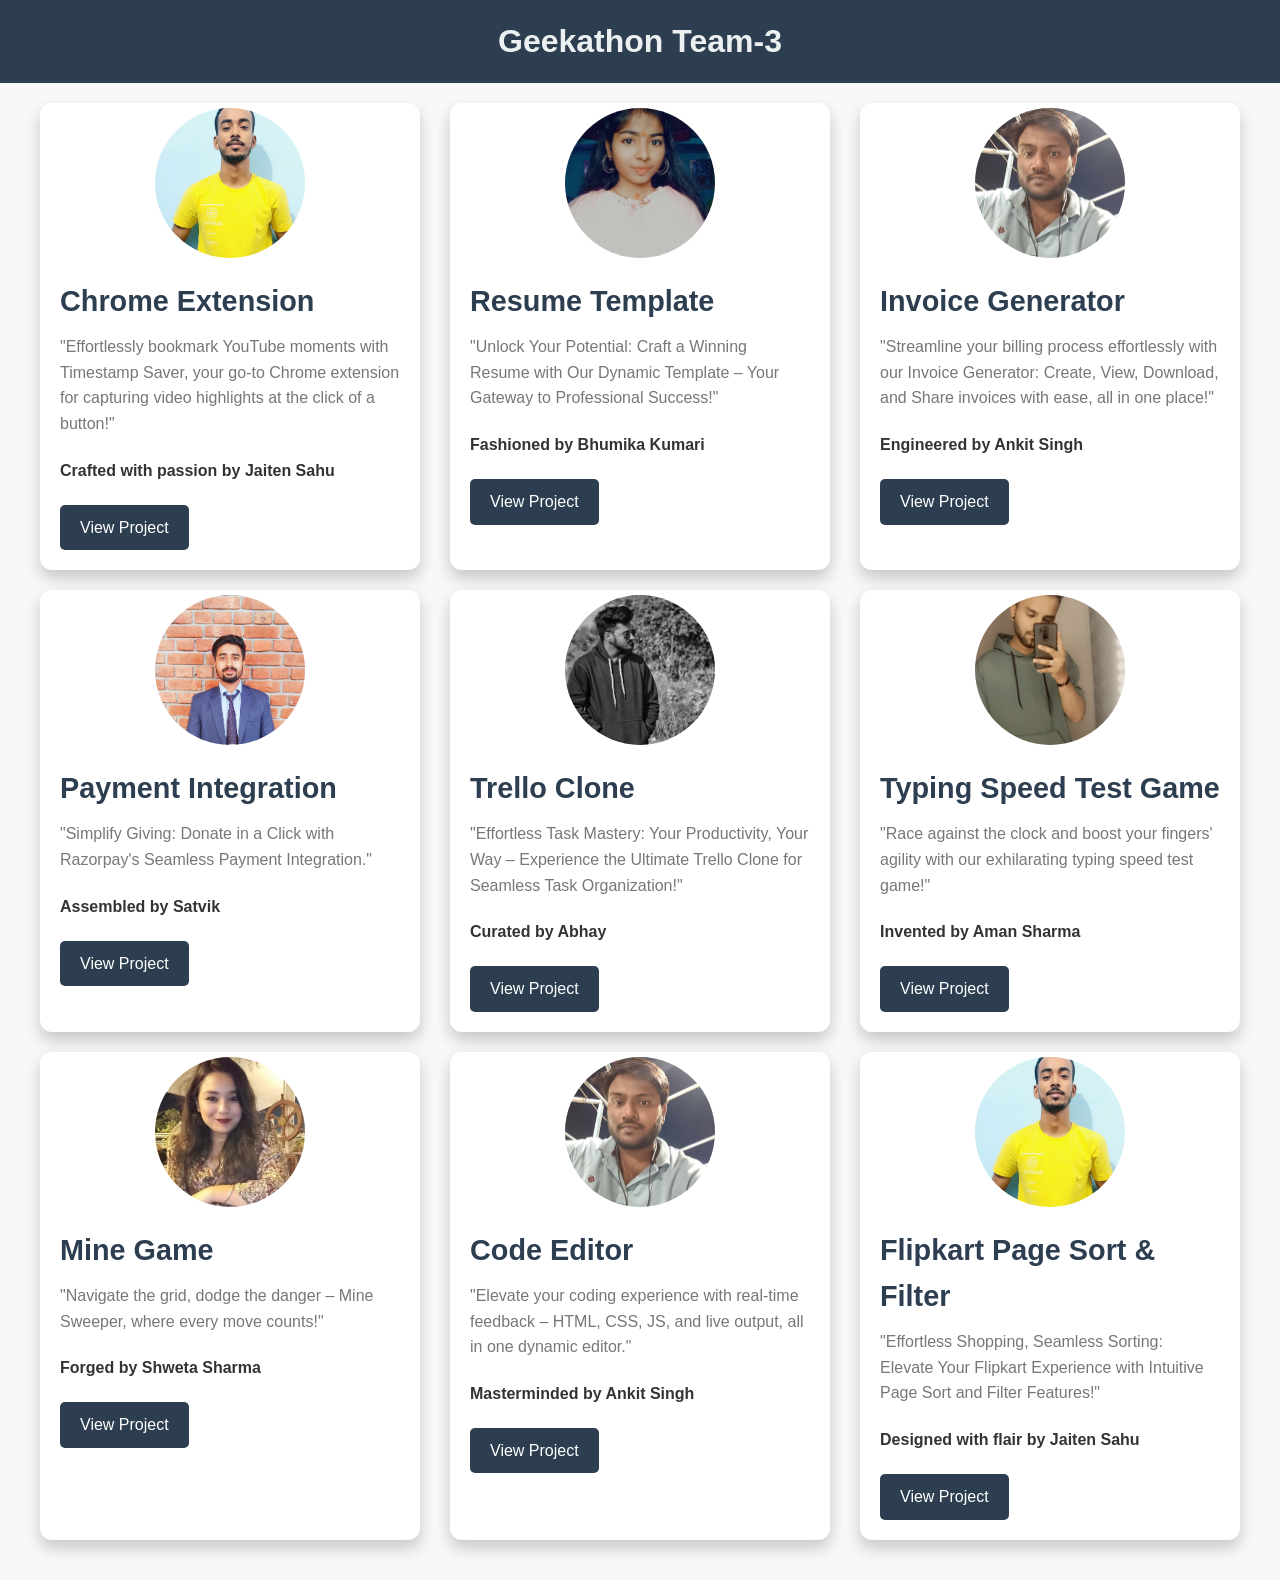
<file: index.html>
<!DOCTYPE html>
<html lang="en">
<head>
    <meta charset="UTF-8">
    <meta name="viewport" content="width=device-width, initial-scale=1.0">
    <title>Geekathon Team-3</title>
    <link rel="stylesheet" href="styles.css">
</head>
<body>

    <header>
        <h1>Geekathon Team-3</h1>
    </header>

    <div class="container">
        <div class="card">
            <img src="jaitenImage.jpeg" alt="Project 1">
            <div class="card-content">
                <h2 class="card-title">Chrome Extension</h2>
                <p class="card-description">"Effortlessly bookmark YouTube moments with Timestamp Saver, your go-to Chrome extension for capturing video highlights at the click of a button!"</p>
                <h4 >Crafted with passion by Jaiten Sahu</h4>
                <a href="./chromeExtensionByJaitenSahu/popup.html" class="card-link">View Project</a>
            </div>
        </div>

        <div class="card">
            <img src="bhumikaImage.jpeg" alt="Project 2">
            <div class="card-content">
                <h2 class="card-title">Resume Template</h2>
                <p class="card-description">"Unlock Your Potential: Craft a Winning Resume with Our Dynamic Template – Your Gateway to Professional Success!"</p>
                <h4 >Fashioned by Bhumika Kumari</h4>
                <a href="./resumeTemplateByBhumika/index.html" class="card-link">View Project</a>
            </div>
        </div>

        <div class="card">
            <img src="ankitImage.jpeg" alt="Project 3">
            <div class="card-content">
                <h2 class="card-title">Invoice Generator</h2>
                <p class="card-description">"Streamline your billing process effortlessly with our Invoice Generator: Create, View, Download, and Share invoices with ease, all in one place!"</p>
                <h4 >Engineered by Ankit Singh</h4>
                <a href="./invoiceGeneratorByAnkit/index.html" class="card-link">View Project</a>
            </div>
        </div>

        <div class="card">
            <img src="satvikImage.jpeg" alt="Project 4">
            <div class="card-content">
                <h2 class="card-title">Payment Integration</h2>
                <p class="card-description">"Simplify Giving: Donate in a Click with Razorpay's Seamless Payment Integration."</p>
                <h4>Assembled by Satvik</h4>
                <a href="./PaymentIntegrationBySatvik/index.html" class="card-link">View Project</a>
            </div>
        </div>


        <div class="card">
            <img src="abhayImage.jpeg" alt="Project 5">
            <div class="card-content">
                <h2 class="card-title">Trello Clone</h2>
                <p class="card-description">"Effortless Task Mastery: Your Productivity, Your Way – Experience the Ultimate Trello Clone for Seamless Task Organization!"</p>
                <h4>Curated by Abhay</h4>
                <a href="./trelloCloneByAbhay/index.html" class="card-link">View Project</a>
            </div>
        </div>

        <div class="card">
            <img src="amanImage.jpeg" alt="Project 6">
            <div class="card-content">
                <h2 class="card-title">Typing Speed Test Game</h2>
                <p class="card-description">"Race against the clock and boost your fingers' agility with our exhilarating typing speed test game!"</p>
                <h4>Invented by Aman Sharma</h4>
                <a href="./typingSpeedCheckerByAman/index.html" class="card-link">View Project</a>
            </div>
        </div>


        <div class="card">
            <img src="shwetaImage.jpeg" alt="Project 7">
            <div class="card-content">
                <h2 class="card-title">Mine Game</h2>
                <p class="card-description">"Navigate the grid, dodge the danger – Mine Sweeper, where every move counts!"</p>
                <h4>Forged by Shweta Sharma</h4>
                <a href="./mineGameByShweta/index.html" class="card-link">View Project</a>
            </div>
        </div>

        <div class="card">
            <img src="ankitImage.jpeg" alt="Project 8">
            <div class="card-content">
                <h2 class="card-title">Code Editor</h2>
                <p class="card-description">"Elevate your coding experience with real-time feedback – HTML, CSS, JS, and live output, all in one dynamic editor."</p>
                <h4>Masterminded by Ankit Singh</h4>
                <a href="./codeEditorByAnkitSingh/index.html" class="card-link">View Project</a>
            </div>
        </div>

        <div class="card">
            <img src="jaitenImage.jpeg" alt="Project 9">
            <div class="card-content">
                <h2 class="card-title">Flipkart Page Sort & Filter</h2>
                <p class="card-description">"Effortless Shopping, Seamless Sorting: Elevate Your Flipkart Experience with Intuitive Page Sort and Filter Features!"</p>
                <h4>Designed with flair by Jaiten Sahu</h4>
                <a href="flipKartByJaitenSahu/index.html" class="card-link">View Project</a>
            </div>
        </div>


    </div>

</body>
</html>
</file>
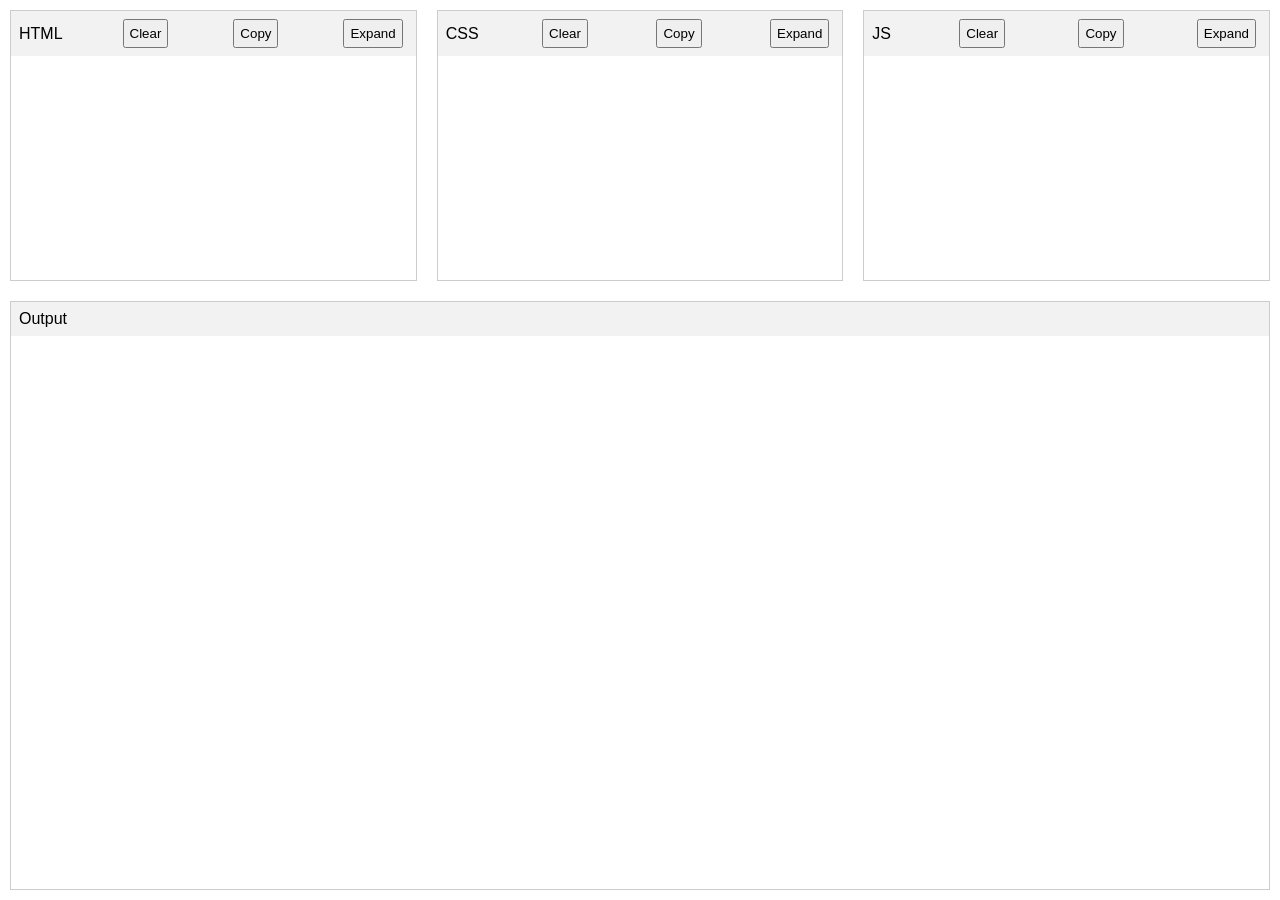
<file: codeEditorByAnkitSingh/index.html>
<!DOCTYPE html>
<html lang="en">
<head>
  <meta charset="UTF-8">
  <meta name="viewport" content="width=device-width, initial-scale=1.0">
  <link rel="stylesheet" type="text/css" href="styles.css">
  <title>Code Editor</title>
</head>
<body>
  <div id="editor-container">
    <div id="html-container" class="code-container">
      <div class="code-header">
        <span>HTML</span>
        <button onclick="clearCode('html')">Clear</button>
        <button onclick="copyCode('html')">Copy</button>
        <button onclick="expandCode('html')">Expand</button>
        <button onclick="restoreCode('html')">Restore</button>
      </div>
      <textarea id="html-code" class="code" oninput="updateOutput()"></textarea>
    </div>

    <div id="css-container" class="code-container">
      <div class="code-header">
        <span>CSS</span>
        <button onclick="clearCode('css')">Clear</button>
        <button onclick="copyCode('css')">Copy</button>
        <button onclick="expandCode('css')">Expand</button>
        <button onclick="restoreCode('css')">Restore</button>
      </div>
      <textarea id="css-code" class="code" oninput="updateOutput()"></textarea>
    </div>

    <div id="js-container" class="code-container">
      <div class="code-header">
        <span>JS</span>
        <button onclick="clearCode('js')">Clear</button>
        <button onclick="copyCode('js')">Copy</button>
        <button onclick="expandCode('js')">Expand</button>
        <button onclick="restoreCode('js')">Restore</button>
      </div>
      <textarea id="js-code" class="code" oninput="updateOutput()"></textarea>
    </div>
  </div>

  <div id="output-container">
    <div class="code-header">
      <span>Output</span>
    </div>
    <iframe id="output"></iframe>
  </div>

  <script src="script.js"></script>
</body>
</html>
</file>
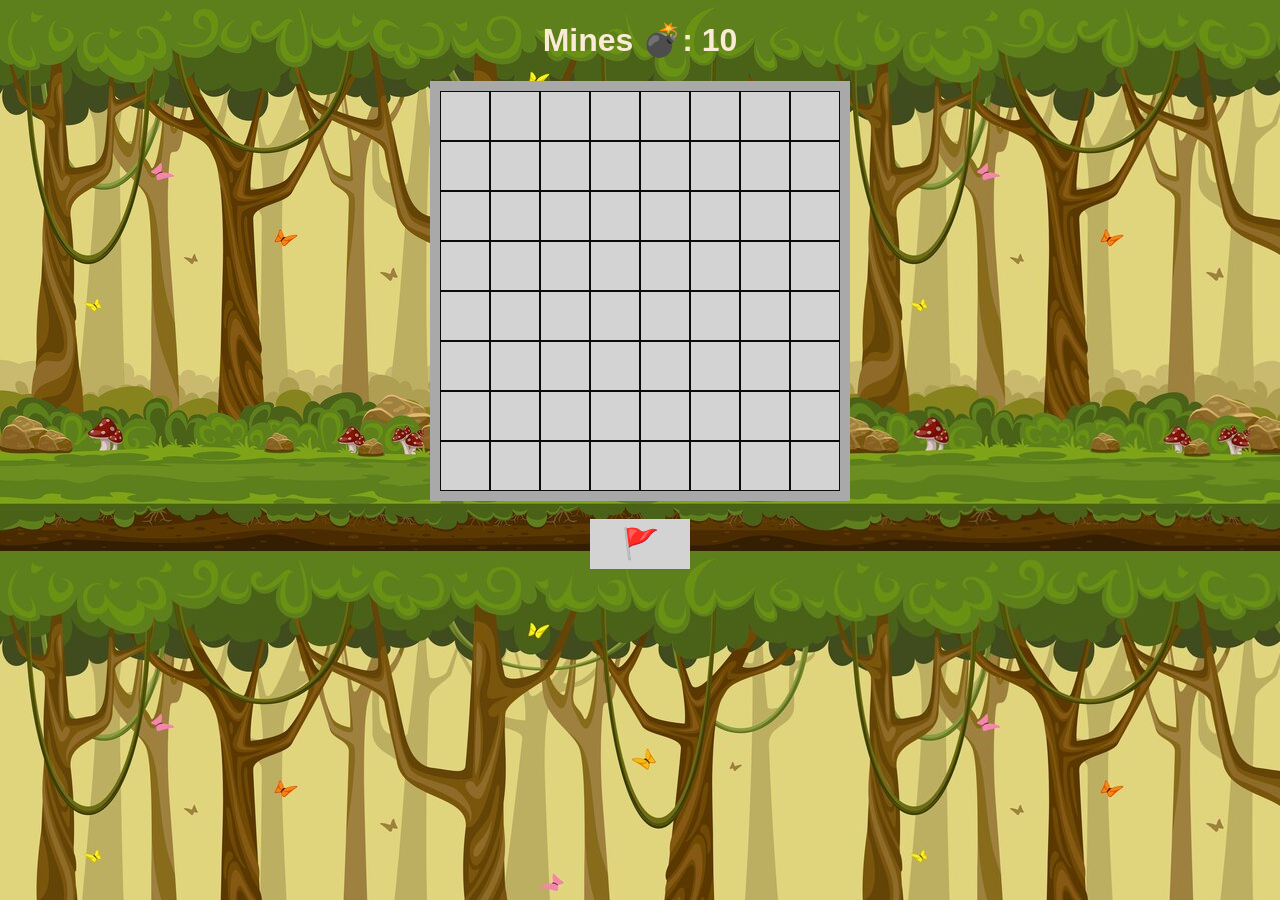
<file: Mine Game/index.html>
<!DOCTYPE html>
<html lang="en">
<head>
    <meta charset="UTF-8">
    <meta name="viewport" content="width=device-width, initial-scale=1.0">
    <title>Minesweeper Game</title>
    <link href="./style.css" rel="stylesheet">
</head>
<body>
    <h1>Mines 💣: <span id="mines-count">0</span></h1>
<div id="board">
</div> 
<br>
<button id="flag-button">🚩</button>
<script src="./script.js"></script>
</body>
</html>
</file>
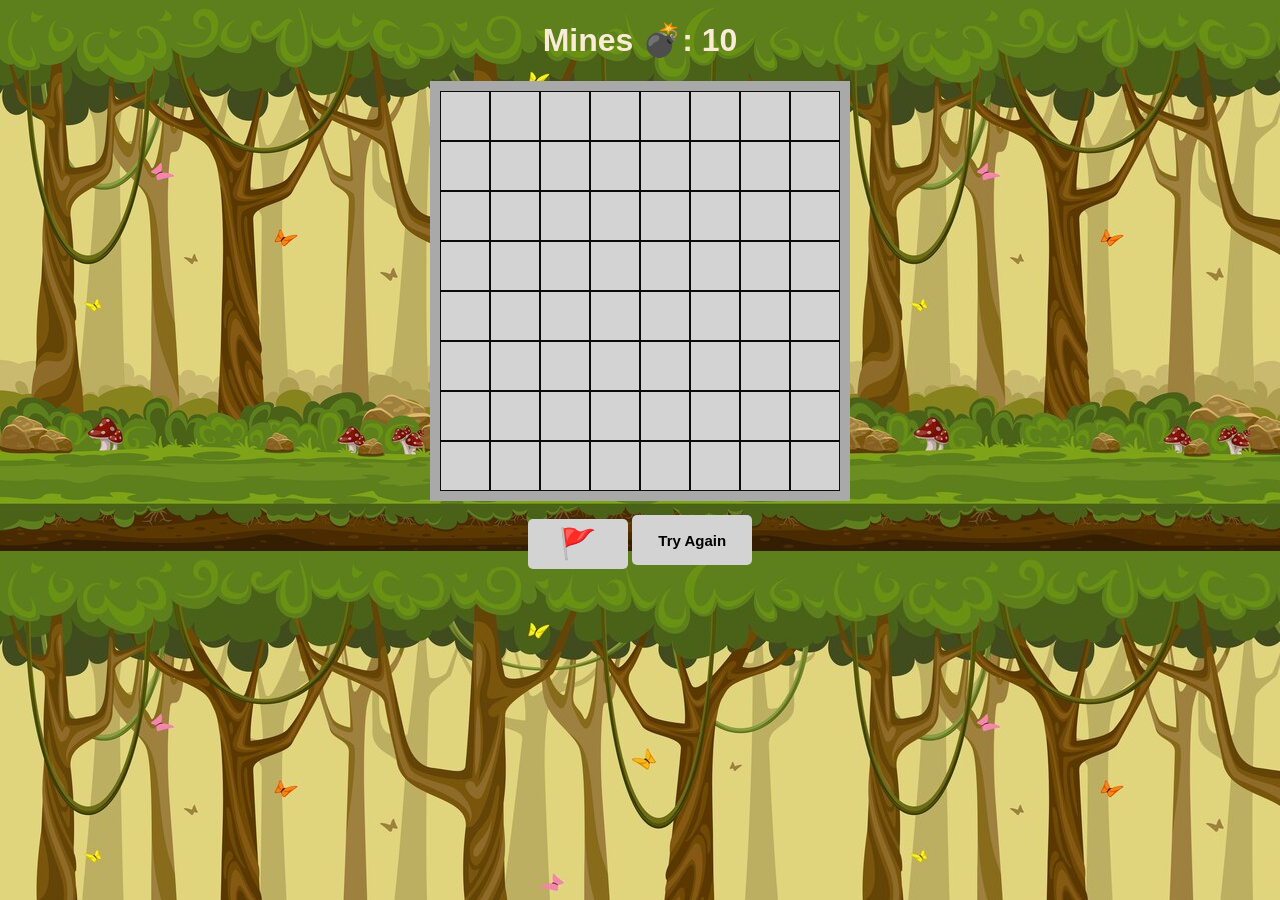
<file: mineGameByShweta/index.html>
<!DOCTYPE html>
<html lang="en">
<head>
    <meta charset="UTF-8">
    <meta name="viewport" content="width=device-width, initial-scale=1.0">
    <title>Minesweeper Game</title>
    <link href="./style.css" rel="stylesheet">
</head>
<body>
    <h1>Mines 💣: <span id="mines-count">0</span></h1>
<div id="board">
</div> 
<br>
<button id="flag-button">🚩</button>
<button id="reset">Try Again</button>
<script src="./script.js"></script>
</body>
</html>
</file>
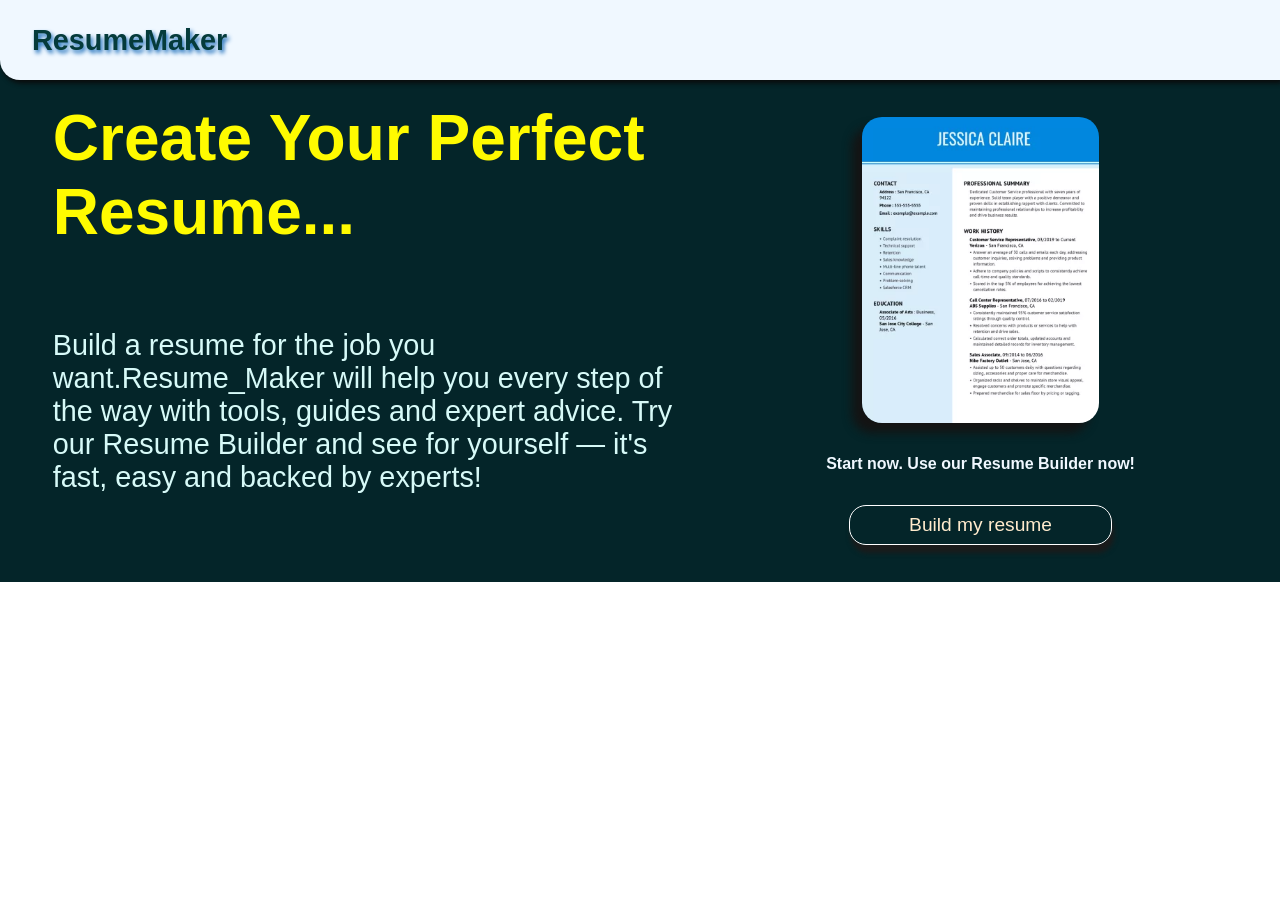
<file: resumeTemplateByBhumika/index.html>
<!DOCTYPE html>
<html lang="en">
<head>
    <meta charset="UTF-8">
    <meta name="viewport" content="width=device-width, initial-scale=1.0">
    <title>Home</title>
    <link rel="stylesheet" href="./style.css">
</head>
<body>
    <div class="container">
        <nav>
            <div class="navbar">
                <h1>ResumeMaker</h1>
            </div>
        </nav>
        <div class="main">
            <div class="mainleft">
                <h1>Create Your Perfect Resume...</h1>
                <p>Build a resume for the job you want.Resume_Maker will help you every step of the way with tools, guides and expert advice. Try our Resume Builder and see for yourself — it's fast, easy and backed by experts!</p>
            </div>
            <div class="mainright">
                <img src="./perfect-resume.webp" alt="">
                <h3>Start now. Use our Resume Builder now!</h3>
                <button class="Buildbtn">Build my resume</button>
            </div>
        </div>
    </div>

    <script src="./script.js"></script>
</body>
</html>
</file>
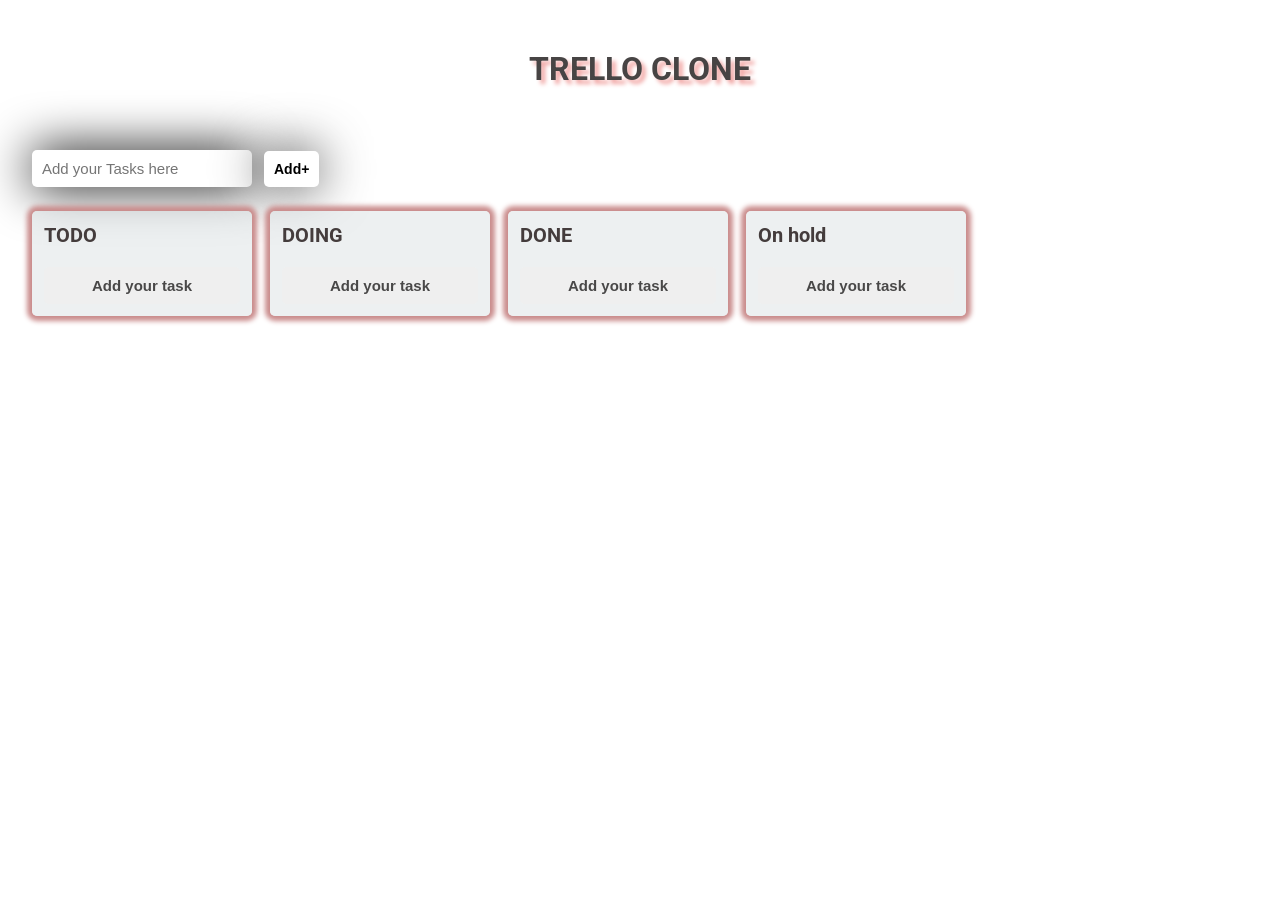
<file: trelloclone_byAbhayChauhan/index.html>
<!DOCTYPE html>
<html lang="en">
  <head>
    <meta charset="UTF-8" />
    <meta name="viewport" content="width=device-width, initial-scale=1.0" />
    <link rel="stylesheet" href="style.css" />
    <link
      rel="stylesheet"
      href="https://fonts.googleapis.com/icon?family=Material+Icons"
    />
    <title>Trello Clone</title>
  </head>
  <body>
    <div class="container">
      <h1>TRELLO CLONE</h1>
      <form class="add-tasks">
        <input type="text" id="tasks-input" placeholder="Add your Tasks here" />
        <button type="submit">Add+</button>
      </form>
      <div class="main-task-container">
        <div class="task-container" id="todo-task">
          <h3 class="heading">TODO</h3>
          <!-- <div class="text" draggable="true">
                <p class="task" >Go to gym </p>
                <i class="material-icons" style="font-size:18px;">delete</i>
            </div> -->
            <button class="btn" id="todo">Add your task</button>
        </div>
        <div class="task-container" id="doing-task">
          <h3 class="heading">DOING</h3>
          <!-- <div class="text" draggable="true">
                <p class="task" >Go to gym </p>
                <i class="material-icons" style="font-size:18px;">delete</i>
            </div> -->
            <button class="btn" id="doing">Add your task</button>
        </div>
        <div class="task-container" id="done-task">
          <h3 class="heading">DONE</h3>
          <!-- <div class="text" draggable="true">
                <p class="task" >Go to gym </p>
                <i class="material-icons" style="font-size:18px;">delete</i>
            </div> -->
            <button class="btn" id="done">Add your task</button>
        </div>
        <div class="task-container" id="done-task">
          <h3 class="heading">On hold</h3>
          <!-- <div class="text" draggable="true">
                <p class="task" >Go to gym </p>
                <i class="material-icons" style="font-size:18px;">delete</i>
            </div> -->
            <button class="btn" id="hold">Add your task</button>
        </div>
      </div>
    </div>

    <script src="./script.js"></script>
  </body>
</html>
</file>
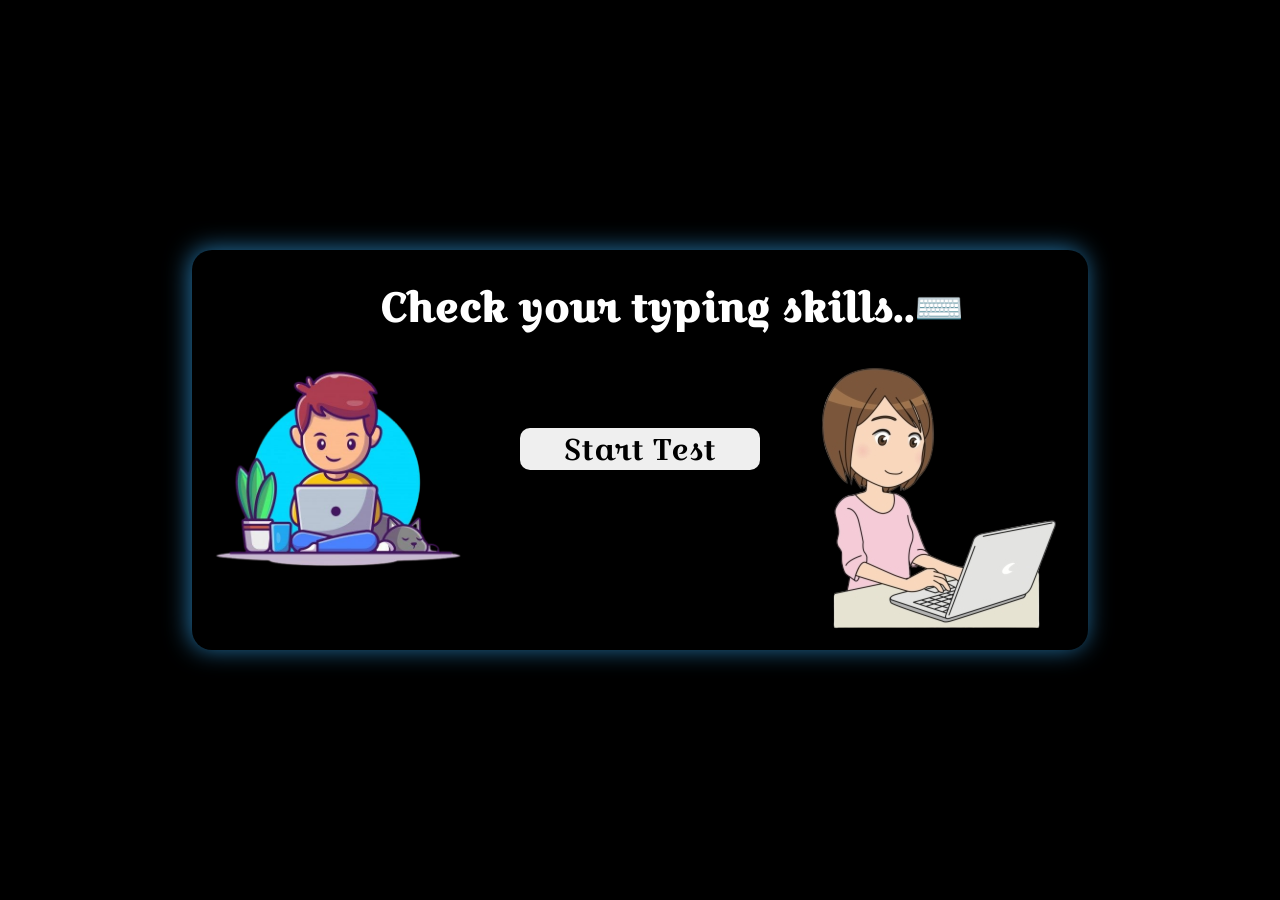
<file: TypingSpeedChecker/index.html>
<!DOCTYPE html>
<html lang="en">
  <head>
    <meta charset="UTF-8" />
    <meta name="viewport" content="width=device-width, initial-scale=1.0" />
    <title>Typing Test</title>
    <link rel="stylesheet" href="./style.css" />
    <link
      href="https://fonts.googleapis.com/icon?family=Material+Icons"
      rel="stylesheet"
    />
  </head>
  <body>
    <div class="container">
      <!-- Front Page -->
      <div class="first_section">
        <h1 class="heading">Check your typing skills..⌨️</h1>

        <button class="play" id="play">Start Test</button>

        <div class="img_left">
          <img
            src="./b7b138495126b90b35855af28716a610-removebg.png"
            alt=""
            class="img_left"
          />
        </div>

        <div class="img_right">
          <img
            src="./140-1403974_text-child-communication-girl-on-computer-clipart-hd-removebg-preview.png"
            alt=""
            class="rightImg"
          />
        </div>
      </div>
      <!-- end Front -->

      <!-- loading -->
      <div class="loader">
        <div id="load">
          <div>G</div>
          <div>N</div>
          <div>I</div>
          <div>D</div>
          <div>A</div>
          <div>O</div>
          <div>L</div>
        </div>
      </div>
      <!-- end Loading -->

      <div class="inSecond">
        <h1>Typing Test Game</h1>
        <div class="SecondContainer">
          <input type="text" class="input-field">
          <div class="content-box">
            <div class="typing-text">
              <p></p>
            </div>
            <div class="content">
              <ul class="result-details">
                <li class="time">
                  <p>Time Left :</p>
                  <span><b>60</b>s</span>
                </li> 

                <li class="mistake">
                  <p>Mistake :</p>
                  <span>0</span>
                </li>

                <li class="wpm">
                  <p>WPM :</p>
                  <span>0</span>
                </li>

                <li class="cpm">
                  <p>CPM :</p>
                  <span>0</span>
                </li>
              </ul>
              <button id="try">Try Again</button>
            </div>
          </div>
        </div>
      </div>
    </div>

    <script src="./script.js"></script>
  </body>
</html>
</file>
<file: styles.css>
/* Resetting some default styles for better consistency */
body, h1, h2, p {
    margin: 0;
    padding: 0;
}

body {
    font-family: 'Segoe UI', Tahoma, Geneva, Verdana, sans-serif;
    line-height: 1.6;
    background-color: #f8f8f8;
    color: #333;
}

header {
    background-color: #2c3e50;
    color: #ecf0f1;
    text-align: center;
    padding: 1em 0;
}

.container {
    max-width: 1200px;
    margin: 0 auto;
    padding: 20px;
    display: flex;
    flex-wrap: wrap;
    justify-content: space-between;
}

.card {
    background-color: #fff;
    box-shadow: 0 8px 16px rgba(0, 0, 0, 0.2);
    border-radius: 12px;
    overflow: hidden;
    margin-bottom: 20px;
    flex: 0 0 calc(33.33% - 20px);
    transition: transform 0.3s ease-in-out;
}

.card:hover {
    transform: scale(1.05);
}

.card img {
    width: 150px;
    height: 150px; /* Set a fixed height */
    object-fit: cover; /* Ensure the image covers the entire container */
    border-radius: 50%; /* Make the image a rounded rectangle */
    display: block;
    margin: 0 auto; /* Center the image */
    transition: transform 0.3s ease-in-out;
    margin-top: 5px;
}

.card:hover img {
    transform: scale(1.1);
}

.card-content {
    padding: 20px;
}

.card-title {
    font-size: 1.8em;
    margin-bottom: 10px;
    color: #2c3e50;
}

.card-description {
    color: #777;
    margin-bottom: 20px;
}

.card-link {
    display: inline-block;
    background-color: #2c3e50;
    color: #fff;
    text-decoration: none;
    padding: 10px 20px;
    border-radius: 5px;
    transition: background-color 0.3s ease-in-out;
}

.card-link:hover {
    background-color: #34495e;
}

/* Media queries for responsiveness */
@media screen and (max-width: 768px) {
    .card {
        flex: 0 0 calc(50% - 20px);
    }
}

@media screen and (max-width: 480px) {
    .card {
        flex: 0 0 100%;
    }
}
</file>
<file: codeEditorByAnkitSingh/styles.css>
body {
  font-family: 'Arial', sans-serif;
  margin: 0;
  padding: 0;
  display: flex;
  flex-direction: column;
  height: 100vh;
}

#editor-container {
  display: flex;
  width: 100%;
}

.code-container {
  flex: 1;
  overflow: hidden;
  border: 1px solid #ccc;
  margin: 10px;
  position: relative;
}

.code-header {
  background-color: #f2f2f2;
  padding: 8px;
  display: flex;
  justify-content: space-between;
  align-items: center;
}

.code-header button {
  cursor: pointer;
  padding: 5px;
  margin-right: 5px;
}

.code {
  width: 100%;
  height: 200px; /* Set your desired fixed height here */
  resize: none;
  border: none;
  outline: none;
  padding: 10px;
  overflow: auto; /* Always show the scrollbar */
}

#output-container {
  flex: 1;
  overflow: auto; /* Always show the scrollbar */
  border: 1px solid #ccc;
  margin: 10px;
  position: relative;
  transition: height 0.3s;
}

#output {
  width: 100%;
  height: 100%;
  border: none;
  outline: none;
  padding: 10px;
}

.code-container.expanded {
  flex: 2;
  transition: flex 0.3s;
}

.code-container .restore-button-visible .code-header button:nth-child(4) {
  display: inline-block;
}
</file>
<file: Mine Game/style.css>
body{
    font-family: Arial, Helvetica, sans-serif;
    font-weight: bold;
    text-align: center;
    color: antiquewhite;
    background: url(./background\ image.jpeg);
    transition: 0.8s;
}

#board{
    width: 400px;
    height: 400px;
    border: 10px solid darkgray;
    background-color: lightgrey;

    margin: 0 auto;
    display: flex;
    flex-wrap: wrap;
}

#board div{
    width: 48px;
    height: 48px;
    border: 1px solid rgb(11, 11, 11);

    /* text */
    font-size: 30px;
    display: flex;
    justify-content: center;
    align-items: center;
}

.tile-clicked{
    background-color: darkgrey;
}
.x1{
    color: blue;
}
.x2{
    color: green
}
.x3{
    color: red
}
.x4{
    color: navy
}
.x5{
    color: purple
}
.x6{
    color: brown
}
.x7{
    color: black
}
.x8{
    color: cyan
}


#flag-button{
    width: 100px;
    height: 50px;
    font-size: 30px;
    background-color: lightgray;
    border: none;
}
</file>
<file: mineGameByShweta/style.css>
body{
    font-family: Arial, Helvetica, sans-serif;
    font-weight: bold;
    text-align: center;
    color: antiquewhite;
    background: url(./background\ image.jpeg);
    transition: 0.8s;
}

#board{
    width: 400px;
    height: 400px;
    border: 10px solid darkgray;
    background-color: lightgrey;

    margin: 0 auto;
    display: flex;
    flex-wrap: wrap;
}

#board div{
    width: 48px;
    height: 48px;
    border: 1px solid rgb(11, 11, 11);

    /* text */
    font-size: 30px;
    display: flex;
    justify-content: center;
    align-items: center;
}

.tile-clicked{
    background-color: darkgrey;
}
.x1{
    color: blue;
}
.x2{
    color: green
}
.x3{
    color: red
}
.x4{
    color: navy
}
.x5{
    color: purple
}
.x6{
    color: brown
}
.x7{
    color: black
}
.x8{
    color: cyan
}


#flag-button{
    width: 100px;
    height: 50px;
    font-size: 30px;
    background-color: lightgray;
    border: none;
    cursor: pointer;
    border-radius: 5px;
}

#reset{
    width: 120px;
    height: 50px;
    position: relative;
    bottom: 8.5px;
    background-color: lightgray;
    border: none;
    font-weight: bold;
    font-size: 15px;
    cursor: pointer;
    border-radius: 5px;
}

#reset:hover{
    background-color: rgb(248, 76, 76);
    
}
</file>
<file: resumeTemplateByBhumika/style.css>
*{
    margin: 0;
    padding: 0;
    box-sizing: border-box;
    font-family:Verdana, Geneva, Tahoma, sans-serif;
}
.container{
    max-width: 100vw;
    height: auto;
    /* border: 2px solid red; */
    background-color: rgb(4, 37, 41);
}
nav{
    width: 100%;
    height: 80px;
    /* border: 2px solid green; */
    background-color: aliceblue;
    border-bottom-left-radius: 20px;
    box-shadow: 2px 3px 5px rgb(10, 10, 10);
}
.navbar{
    width: 100%;
    height: 100%;
    display: flex;
    align-items: center;
    padding-left: 2rem;
    color: rgb(2, 16, 29);
}
.navbar h1{
    font-size: 1.8rem;
    color: rgb(5, 59, 59);
    text-shadow: 2px 3px 4px rgb(19, 104, 184);
}
.main{
    width: 100%;
    /* height: 86.9%; */
    display: flex;
    color: aliceblue;
    padding: 1.3rem;
    /* border: 2px solid red; */
}
.mainleft{
    width: 55%;
    height: 100%;
    display: flex;
    flex-direction: column;
    align-items:flex-start;
    justify-content: center;
    flex-wrap: wrap;
    gap: 5rem;
    padding-left: 2rem;
}
.mainleft h1{
    font-size: 4rem;
    color: rgb(255, 251, 0);
}
.mainleft p{
    font-size: 1.8rem;
    color: rgb(215, 250, 248);
}
.mainright{
    width: 45%;
    height: 100%;
    display: flex;
    flex-direction: column;
    align-items: center;
    justify-content: center;
    gap: 2rem;
    padding: 1rem;
    /* border: 1px solid white; */
}
.mainright img{
    width: 45%;
    height:auto;
    border-radius: 20px;
    box-shadow: -10px 10px 10px rgb(20, 20, 20);
}
.mainright h3{
    font-size: 1rem;
}
.Buildbtn{
    width:50%;
    height: 40px;
    border-radius: 17px;
    border:1px solid white;
    color: blanchedalmond;
    background-color: transparent;
    font-size: 1.2rem;
    box-shadow: 2px 8px 5px rgb(27, 27, 27);
}
.Buildbtn:hover{
    background-color: aliceblue;
    color: rgb(5, 48, 61);
    cursor: pointer;
}
@media (min-width:340px) and (max-width:990px){
    .main{
        flex-direction: column;
    }
}
</file>
<file: trelloclone_byAbhayChauhan/style.css>
@import url('https://fonts.googleapis.com/css2?family=Agbalumo&family=Roboto&family=Montserrat:ital,wght@0,100;0,200;0,300;0,400;0,500;0,600;0,700;0,800;0,900;1,100;1,200;1,300;1,400;1,500;1,600;1,700;1,800;1,900&family=Open+Sans:ital,wght@0,300;0,400;0,500;0,600;0,700;0,800;1,300;1,400;1,500;1,600;1,700;1,800&family=Orbitron:wght@400;500;600;700;800;900&family=Poppins:ital,wght@0,100;0,200;0,300;0,400;0,500;0,600;0,700;0,800;0,900;1,100;1,200;1,300;1,400;1,500;1,600;1,700;1,800;1,900&family=Roboto:ital,wght@0,100;0,300;0,400;0,500;0,700;0,900;1,100;1,300;1,400;1,500;1,700;1,900&display=swap');

*{
    margin: 0;
    padding: 0;
    box-sizing: border-box;
    -ms-overflow-style: none;
    scrollbar-width: none;
}

*::-webkit-scrollbar{
    display: none;
}

body{
    font-family: Roboto;
}

h1{
    color: rgb(71, 68, 68);
    text-align: center;
    margin-top: 50px;
    margin-bottom: 30px;
    text-shadow: 4px 4px 4px #f1a5a3;
}

.container{
    width: 100%;
    height: 100vh;
    overflow: scroll;
    background-image: url("https://d2k1ftgv7pobq7.cloudfront.net/meta/p/res/images/cabe2460fbe75764c50f9adff950be00/board-back.jpg");
    background-position: center;
    background-repeat: no-repeat;
    background-size: cover;
}

.add-tasks{
    padding: 32px 32px 0;
}

#tasks-input{
    padding: 10px;
    margin-right: 8px;
    width: 220px;
    border-radius: 5px;
    border: none;
    outline: none;
    box-shadow: 0 0 50px #000000;
    font-size: 15px;
}

.add-tasks button{
    padding: 10px;
    border-radius: 5px;
    border: none;
    outline: none;
    box-shadow: 0 0 50px #3b3b3b;
    font-size: 14px;
    background-color: white;
    font-weight: bold;
    cursor: pointer;
}



.main-task-container{
    display: flex;
    gap: 18px;
    padding: 24px 32px;
    height: 100%;
    overflow: scroll;
    justify-content: flex-start;
    align-items: flex-start;
}

.heading{
    margin-bottom: 10px;
    font-size: 20px;
    color:rgb(68, 60, 60);
}

.task-container{
    display: flex;
    flex-direction: column;
    gap: 10px;
    background-color: rgb(223 227 230/55%);
    padding: 12px;
    width: 220px;
    border-radius: 5px;
    box-shadow: 0 0 5px 5px#ca8c8c;
    min-height: 90px;
}

.task{
    width: 80%;
    /* overflow: hidden; */
    /* border: 2px solid red; */
    height: 100%;
    /* color:rgb(68, 60, 60); */
    /* background-color: transparent; */
}

i{
    cursor: pointer;
}

.text{
    background-color: white;
    border-radius: 5px;
    box-shadow: 0px 5px 15px rgba(0, 0 , 0, 0.15);
    padding: 12px;
    cursor: grab;
    display: flex;
    justify-content: space-between;
    /* overflow: hidden; */
    /* max-height: 120px; */
   
}

.dragging{
    scale: 1.05;
    box-shadow: 0px 5px 15px rgba(0, 0 , 0, 0.25);
    background-color: black;
    color: white;
}

.btn{
    padding: 10px;
    border: none;
    border-radius: 5px;
    font-size: 15px;
    font-weight: bold;
    color: rgb(73, 72, 72);
}

@media screen and (max-width:700px){
    .heading{
        font-size: 17px;
    }
    .btn{
        font-size: 12px;
    }
}


@media screen and (max-width:620px){
    .heading{
        font-size: 15px;
    }
    .btn{
        font-size: 10px;
    }
    .task{
        font-size: 10px;
    }
    i{
        font-size: 10px;
    }
}
@media screen and (max-width:450px){
    .main-task-container{
        flex-direction: column;
        align-items: center;
    }
    .btn{
        font-size: 13px;
    }
    .task{
        font-size: 13px;
    }
}

@media screen and (max-width:360px){
   #tasks-input{
     width: 180px;
   }
}
</file>
<file: TypingSpeedChecker/style.css>
@import url("https://fonts.googleapis.com/css2?family=Croissant+One&family=Luckiest+Guy&family=Poppins:ital,wght@0,100;0,200;0,300;0,400;0,600;0,700;0,800;1,200;1,500&family=Roboto:ital,wght@0,100;0,300;0,400;0,500;0,700;0,900;1,100;1,300;1,400;1,500;1,700;1,900&display=swap");

* {
  margin: 0;
  padding: 0;
  box-sizing: border-box;
}
.container {
  background-color: black;
  color: white;
  font-family: "poppins", sans-serif;
  width: 100%;
  height: 100vh;
  display: flex;
  justify-content: center;
  align-items: center;
}

.first_section {
  display: flex;
  justify-content: center;
  align-items: center;
  flex-direction: column;
  height: 400px;
  width: 70%;
  background-color: transparent;
  border-radius: 20px;
  box-shadow: -2px -1px 25px rgba(51, 164, 235, 0.7);
}
.first_section h1 {
  position: relative;
  top: 8rem;
  left: 2rem;
  color: white;
  font-family: "Croissant One", sans-serif;
  text-align: center;
  font-size: 40px;
  transition: text-shadow 0.1s;
  border: 2px sol + id white;
}

.play {
  height: 50px;
  width: 240px;
  font-size: 30px;
  font-family: "Croissant One", sans-serif;
  transition: all 0.5s;
  border-radius: 10px;
  position: relative;
  top: 220px;
  border: none;
  outline: none;
}
.play:hover {
  box-shadow: -2px -1px 25px rgba(43, 156, 226, 0.7);
  transform: translateY(-2px);
  background-color: rgb(43, 156, 226);
  color: white;
}

.img_left {
  position: relative;
  right: 9.5rem;
  top: 2rem;
  width: 300px;
  height: 300px;
}

.img_right {
  position: relative;
  left: 17rem;
  bottom: 12rem;
  width: 200px;
  height: 200px;
}

/* media query for first container */
@media screen and (max-width:321px){
  .img_right{
    display: none;
  }
  .img_left{
    display: none;
  }
  .first_section{
    height: 200px;
  width: 60%;
  }
  .first_section h1{
    font-size: 10px;
    top:-2rem;
    left: 0rem;
  }
  .play{
    width: 100px;
    height: 20px;
    font-size: 12px;
    top: 30px;
  }
}

@media screen and (max-width:376px){
  .img_right{
    display: none;
  }
  .img_left{
    display: none;
  }
  .first_section{
    height: 200px;
  width: 60%;
  }
  .first_section h1{
    font-size: 14px;
    top:-2rem;
    left: 0rem;
  }
  .play{
    width: 100px;
    height: 20px;
    font-size: 12px;
    top: 45px;
  }
}

@media screen and (max-width:426px){
  .img_right{
    display: none;
  }
  .img_left{
    display: none;
  }
  .first_section{
    height: 200px;
  width: 60%;
  }
  .first_section h1{
    font-size: 12px;
    top: 1rem;
    margin-bottom: 10rem;
    /* left: 0rem; */
  }
  .play{
    width: 100px;
    height: 20px;
    font-size: 12px;
    top: 48px;
    margin-top: 35px;
  }
}

@media screen and (max-width:769px){
  .first_section{
    height: 200px;
  width: 60%;
  border: 2px solid white;
  }
  .first_section h1{
    font-size: 20px;
    top:2rem;
    left: 0rem;
  }
  .img_left{
    width: 150px;
    height: 150px;
    right: 0rem;
    top: 1.5rem;
    display: none;
  }
  .rightImg{
    width: 100px;
    height: 100px;
    display: none;
    /* bottom: 8rem; */
  }
 

  .play{
    width: 100px;
    height: 20px;
    font-size: 12px;
    /* position: relative; */
    position: absolute;
    top: 15rem;
    /* top: -1px; */
   
  }
}

@media screen and (max-width: 1025px){
  .first_section{
    height: 70%;
  }
  .img_left{
    width: 200px;
    height: 200px;
    right: 7.5rem;
    /* top: 1.5rem; */
  }
  .rightImg{
    width: 150px;
    height: 150px;
    
    /* left: 13rem; */
  }
  .img_right{
    bottom: 7rem;
  }
}





/* loading */

#load {
  position: absolute;
  width: 600px;
  height: 36px;
  left: 50%;
  top: 40%;
  margin-left: -300px;
  overflow: visible;
  -webkit-user-select: none;
  -moz-user-select: none;
  -ms-user-select: none;
  user-select: none;
  cursor: default;
}

#load div {
  position: absolute;
  width: 20px;
  height: 36px;
  opacity: 0;
  font-family: Helvetica, Arial, sans-serif;
  animation: move 2s linear infinite;
  -o-animation: move 2s linear infinite;
  -moz-animation: move 2s linear infinite;
  -webkit-animation: move 2s linear infinite;
  transform: rotate(180deg);
  -o-transform: rotate(180deg);
  -moz-transform: rotate(180deg);
  -webkit-transform: rotate(180deg);
  color: #35c4f0;
}

#load div:nth-child(2) {
  animation-delay: 0.2s;
  -o-animation-delay: 0.2s;
  -moz-animation-delay: 0.2s;
  -webkit-animation-delay: 0.2s;
}
#load div:nth-child(3) {
  animation-delay: 0.4s;
  -o-animation-delay: 0.4s;
  -webkit-animation-delay: 0.4s;
  -webkit-animation-delay: 0.4s;
}
#load div:nth-child(4) {
  animation-delay: 0.6s;
  -o-animation-delay: 0.6s;
  -moz-animation-delay: 0.6s;
  -webkit-animation-delay: 0.6s;
}
#load div:nth-child(5) {
  animation-delay: 0.8s;
  -o-animation-delay: 0.8s;
  -moz-animation-delay: 0.8s;
  -webkit-animation-delay: 0.8s;
}
#load div:nth-child(6) {
  animation-delay: 1s;
  -o-animation-delay: 1s;
  -moz-animation-delay: 1s;
  -webkit-animation-delay: 1s;
}
#load div:nth-child(7) {
  animation-delay: 1.2s;
  -o-animation-delay: 1.2s;
  -moz-animation-delay: 1.2s;
  -webkit-animation-delay: 1.2s;
}

@keyframes move {
  0% {
    left: 0;
    opacity: 0;
  }
  35% {
    left: 41%;
    -moz-transform: rotate(0deg);
    -webkit-transform: rotate(0deg);
    -o-transform: rotate(0deg);
    transform: rotate(0deg);
    opacity: 1;
  }
  65% {
    left: 59%;
    -moz-transform: rotate(0deg);
    -webkit-transform: rotate(0deg);
    -o-transform: rotate(0deg);
    transform: rotate(0deg);
    opacity: 1;
  }
  100% {
    left: 100%;
    -moz-transform: rotate(-180deg);
    -webkit-transform: rotate(-180deg);
    -o-transform: rotate(-180deg);
    transform: rotate(-180deg);
    opacity: 0;
  }
}

@-moz-keyframes move {
  0% {
    left: 0;
    opacity: 0;
  }
  35% {
    left: 41%;
    -moz-transform: rotate(0deg);
    transform: rotate(0deg);
    opacity: 1;
  }
  65% {
    left: 59%;
    -moz-transform: rotate(0deg);
    transform: rotate(0deg);
    opacity: 1;
  }
  100% {
    left: 100%;
    -moz-transform: rotate(-180deg);
    transform: rotate(-180deg);
    opacity: 0;
  }
}

@-webkit-keyframes move {
  0% {
    left: 0;
    opacity: 0;
  }
  35% {
    left: 41%;
    -webkit-transform: rotate(0deg);
    transform: rotate(0deg);
    opacity: 1;
  }
  65% {
    left: 59%;
    -webkit-transform: rotate(0deg);
    transform: rotate(0deg);
    opacity: 1;
  }
  100% {
    left: 100%;
    -webkit-transform: rotate(-180deg);
    transform: rotate(-180deg);
    opacity: 0;
  }
}

@-o-keyframes move {
  0% {
    left: 0;
    opacity: 0;
  }
  35% {
    left: 41%;
    -o-transform: rotate(0deg);
    transform: rotate(0deg);
    opacity: 1;
  }
  65% {
    left: 59%;
    -o-transform: rotate(0deg);
    transform: rotate(0deg);
    opacity: 1;
  }
  100% {
    left: 100%;
    -o-transform: rotate(-180deg);
    transform: rotate(-180deg);
    opacity: 0;
  }
}
/* Loading end */







       /* Second Container  */


.inSecond{
    width: 100%;
    height: 100%;
    color: black;
    display: flex;
    align-items: center;
    justify-content: center;
    background-color: black;
    /* border: 2px solid red; */
    /* background-color: aliceblue; */
}
.inSecond h1{
  text-align: center;
  margin-top: 20px;
  font-family: "Croissant One", sans-serif;
  text-decoration: underline;
  /* opacity: 0.5; */
  color: rgba(51, 164, 235, 0.7);
  animation: one 1s ease-in-out 1;
}
@keyframes one {
  0%{
   transform: scale(0.8);
  }
  100%{
    transform: scale(1);
  }
}
.SecondContainer{
  width: 40rem;
  padding: 30px;
  margin-top: 2rem;
  margin-left: 15rem;
  background-color: aliceblue;
  border-radius: 10px;
  /* border: 2px solid rgb(190, 19, 19); */
  animation: high 1s ease-in-out 1;
}
@keyframes high {
  0%{
   transform: scale(0.8);
  }
  100%{
    transform: scale(1);
  }
}

.SecondContainer .content-box{
  padding: 13px 20px 0;
  border: 1px solid black;
  border-radius: 10px;
}

.input-field{
  z-index: -10;
  opacity: 0;
  position: absolute;
}

.content-box .typing-text{
  max-height: 255px;
  overflow-y: auto;
}
.typing-text::-webkit-scrollbar{
  width: 0;
}
.typing-text p{
  font-size: 21px;
  text-align: justify;
  letter-spacing: 1px;
  word-break: break-all;
}
.typing-text p span{
  color: #3d3a3a;
  position: relative;
}
.typing-text p span.correctWords{
  color: rgb(20, 194, 20);
}

/* ask ma'am to impliment */
.typing-text p span.incorrectWords{
  color: rgb(230, 29, 59);
  margin: 0.2px;
  /* background-color: rgb(243, 130, 130); */
  /* border-radius:2px; */
  /* outline: 1px solid black; */
  border: none;
}
.typing-text p span.active{
color: #969292;
}
.typing-text p span.active::before{
  content: "";
  position: absolute;
  left: 0;
  bottom: 0;
  height: 2px;
  width: 100%;
  opacity: 0;
  background-color: rgb(173, 160, 185);
  animation: blink 1s ease-in-out infinite;
}
@keyframes blink {
  50%{
    opacity: 1;
  }
}
.content-box .content{
  display: flex;
  align-items: center;
  margin-top: 20px;
  padding: 12px 0;
  border-top: 1px solid black;
  justify-content: space-between;
}
.content .result-details .time b{
  font-size: 18px;
}
.content .result-details .time span{
  font-size: 15px;
}
.content .result-details .mistake span{
  font-size: 18px;
}
.content .result-details .wpm span{
  font-size: 18px;
}
.content .result-details .cpm span{
  font-size: 18px;
}
.content button{
  border: none;
  padding: 5px;
  outline: none;
  width: 5rem;
  color: black;
  cursor: pointer;
  font-size: 16px;
  font-weight: 500;
  border-radius: 5px;
  transition: transform 0.3s ease;
  border: 1px solid black;
  background-color: rgba(51, 164, 235, 0.7);
}
.content button:active{
  transform: scale(0.83);
}
.content .result-details{
  width: calc(100% - 140px);
  display: flex; 
  justify-content: space-between;
}
.result-details li{
  height: 22px;
  display: flex;
  list-style: none;
  align-items: center;
}
.result-details li:not(:first-child){
  padding-left: 22px;
  border-left: 1px solid black;
}
.result-details li p{
  font-size: 13px;
}
.result-details li span{
  display: block;
  font-size: 20px;
  margin-left: 10px;
} 
.result-details li :not(:first-child) span{
  font-weight: 500;
}
.result-details li b{
  font-weight: 500;

}
/* secondContainer end */


@media screen and (max-width: 1441px){
  .SecondContainer{
    margin-left: 25rem;
  }
}
@media screen and (max-width: 1025px){
  .SecondContainer{
    margin-left: 13rem;
  }
}

@media screen and (max-width: 769px){
  
  .SecondContainer{
    width: 35rem;
    margin-left: 7rem;
  }
}
</file>
